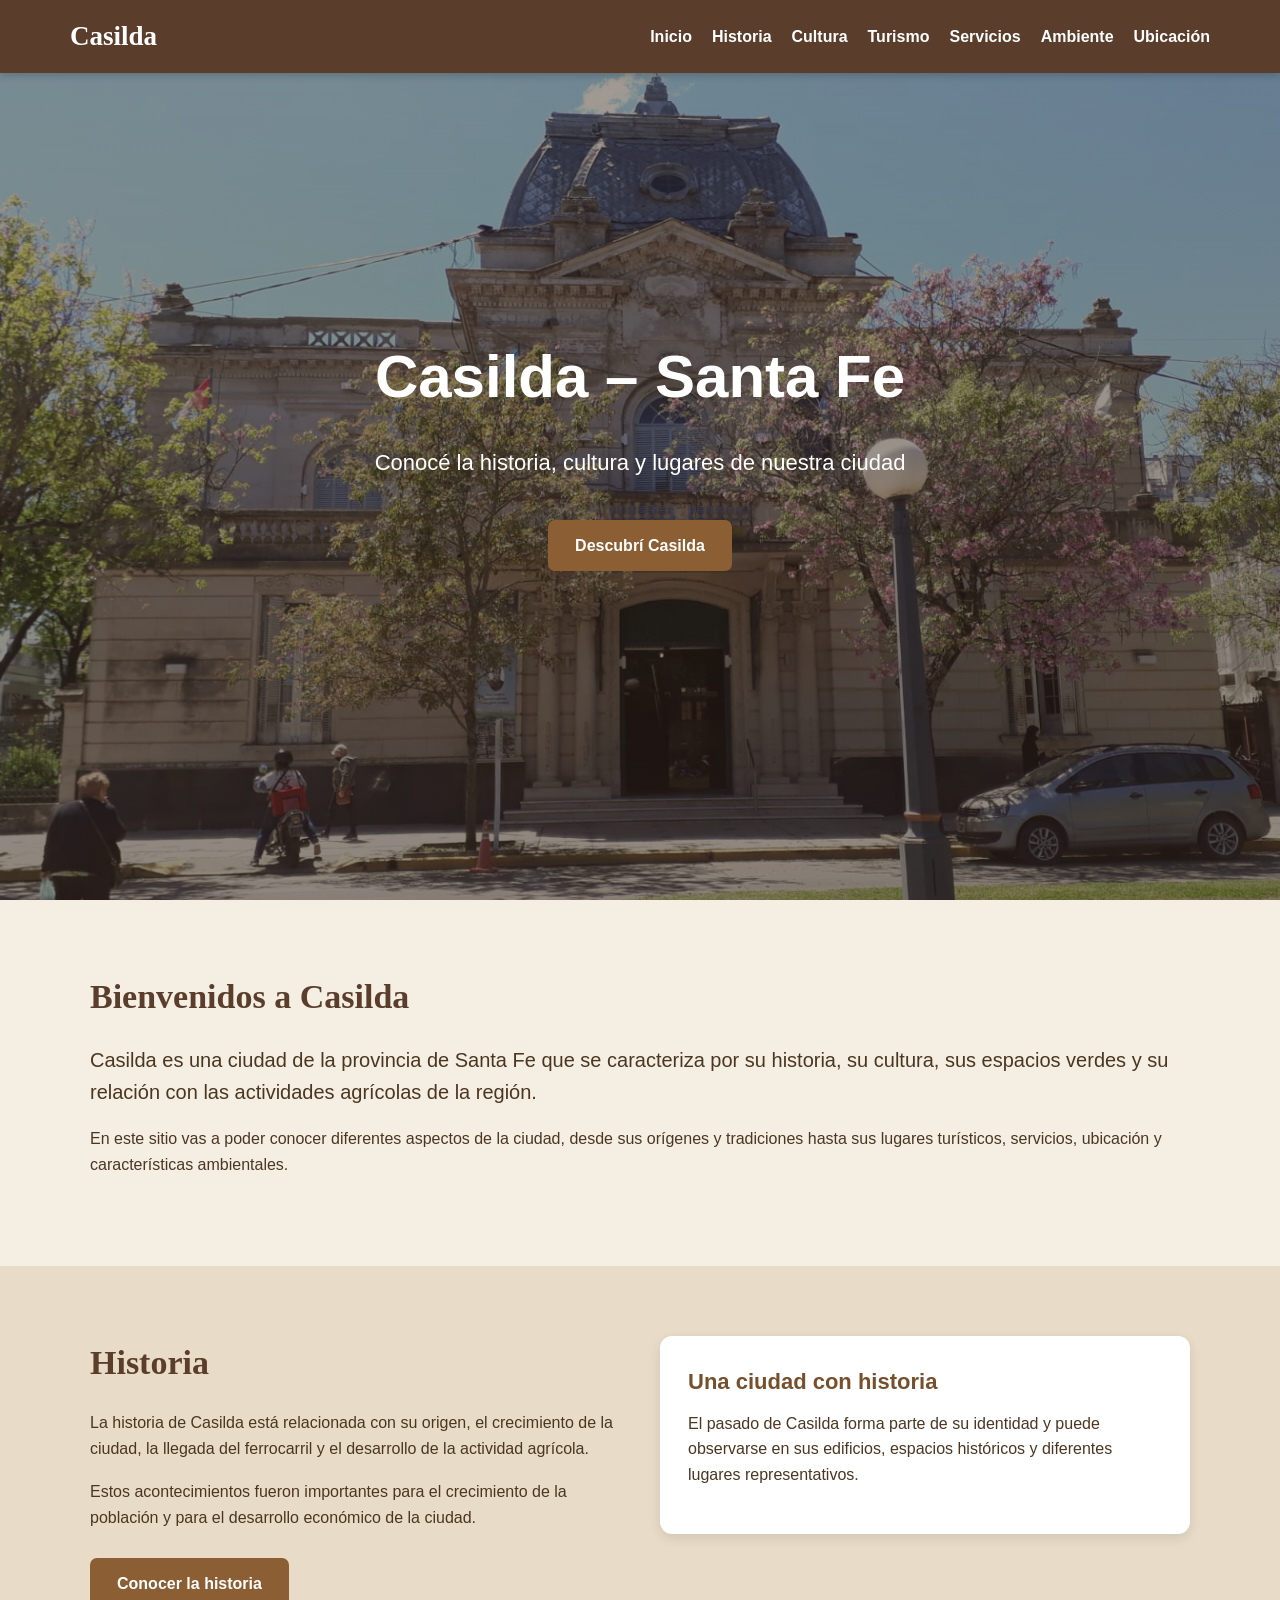
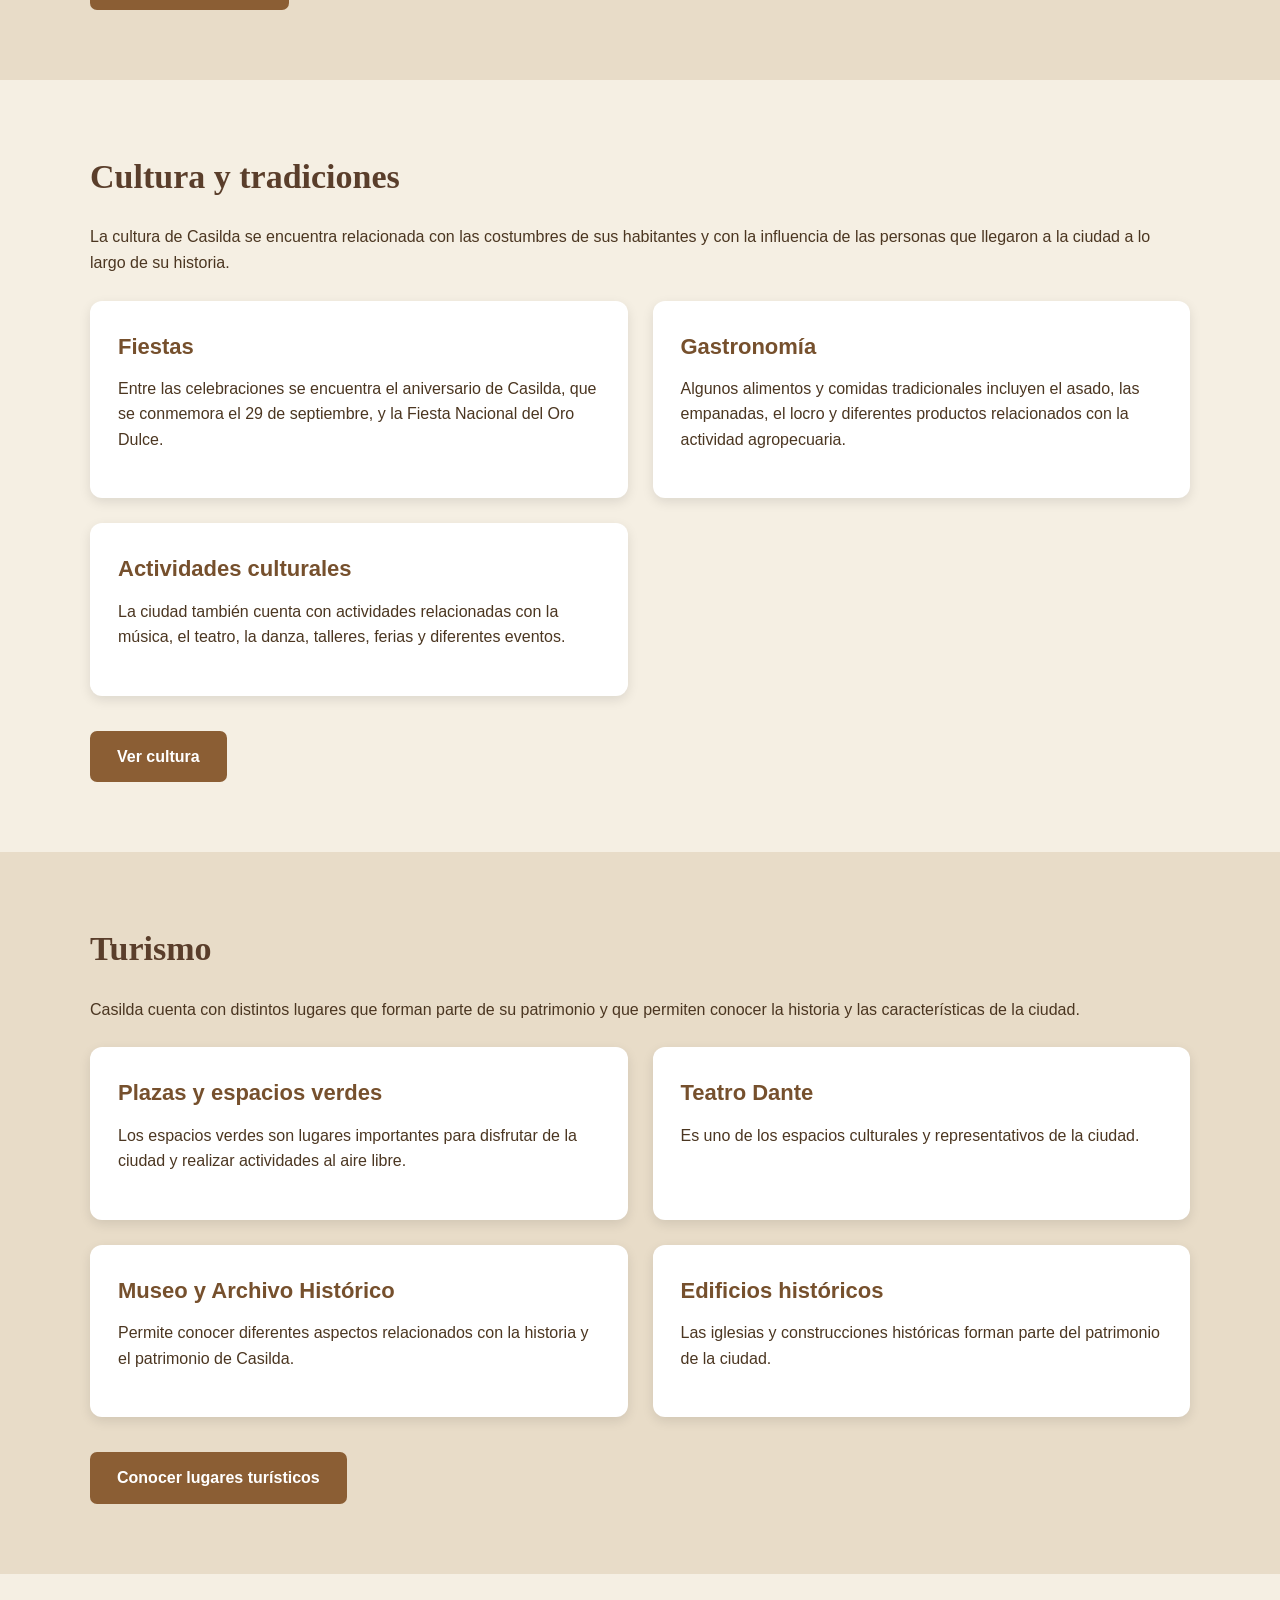
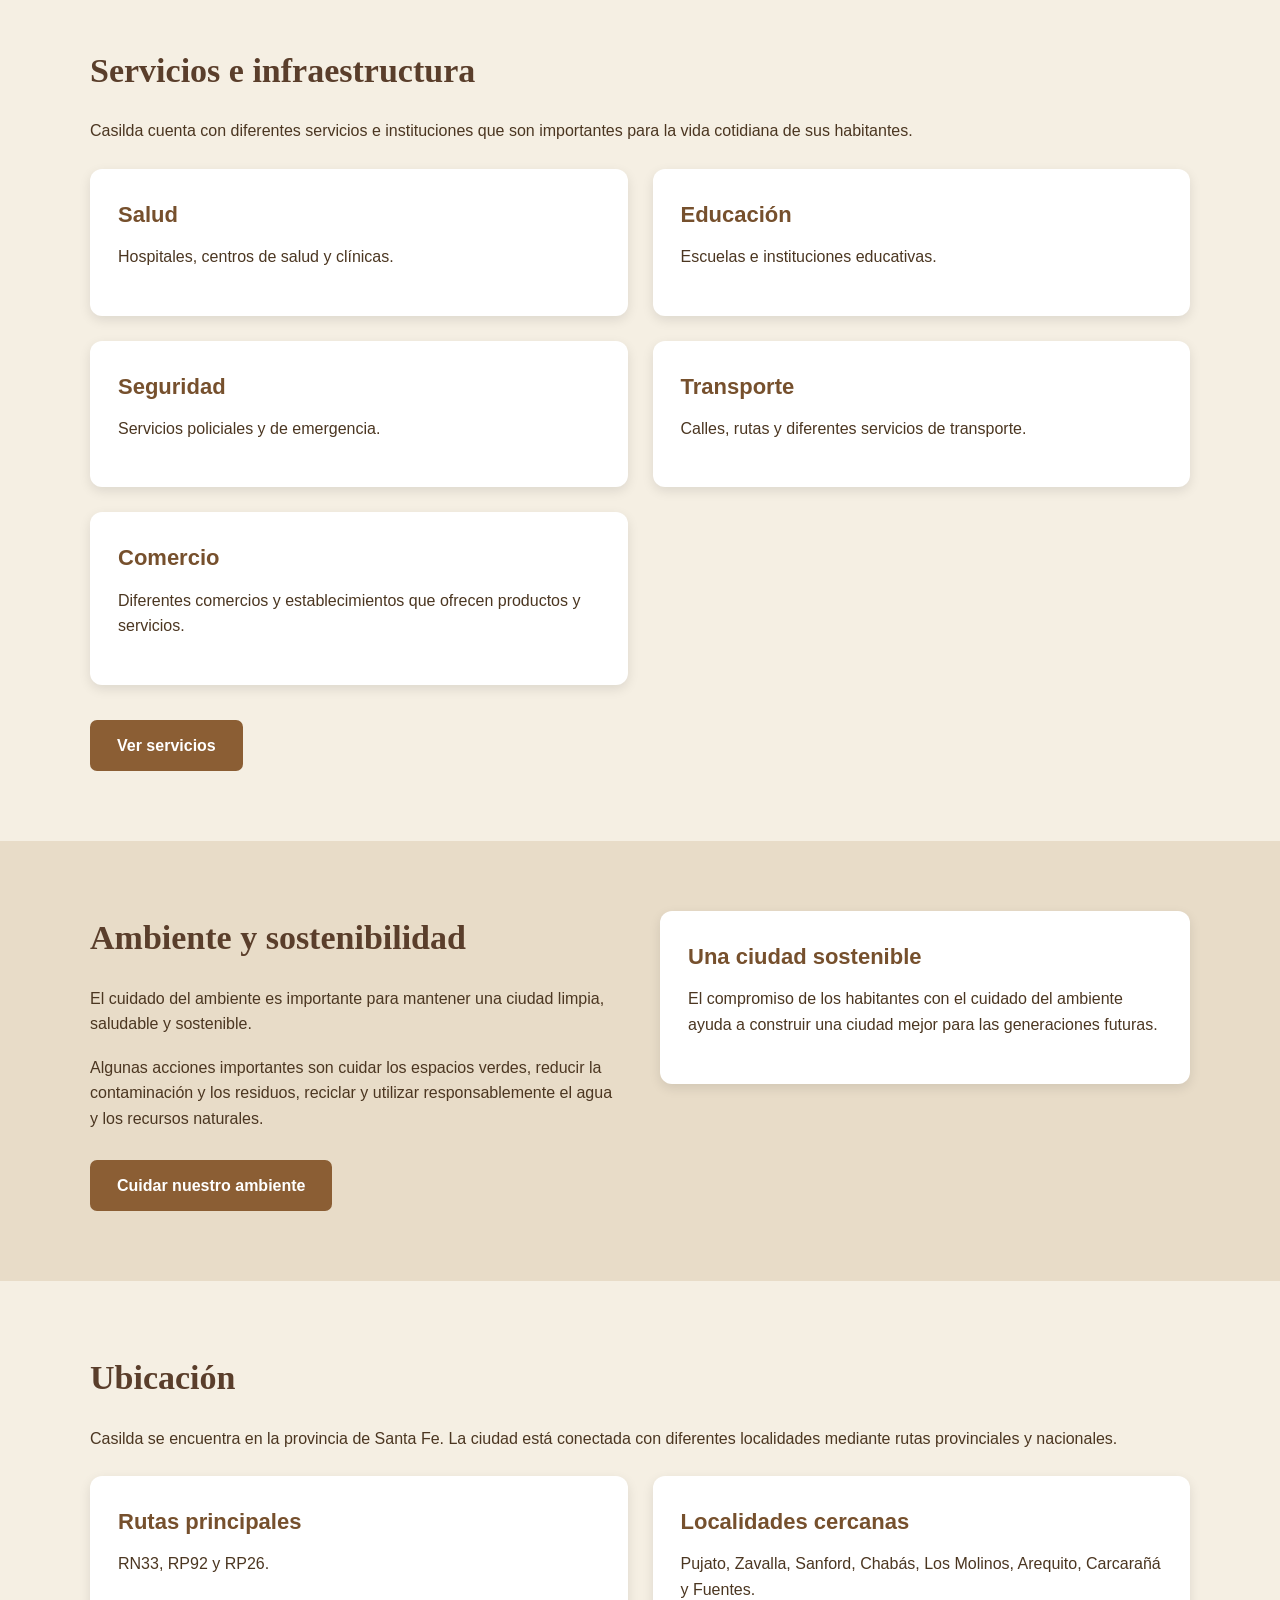
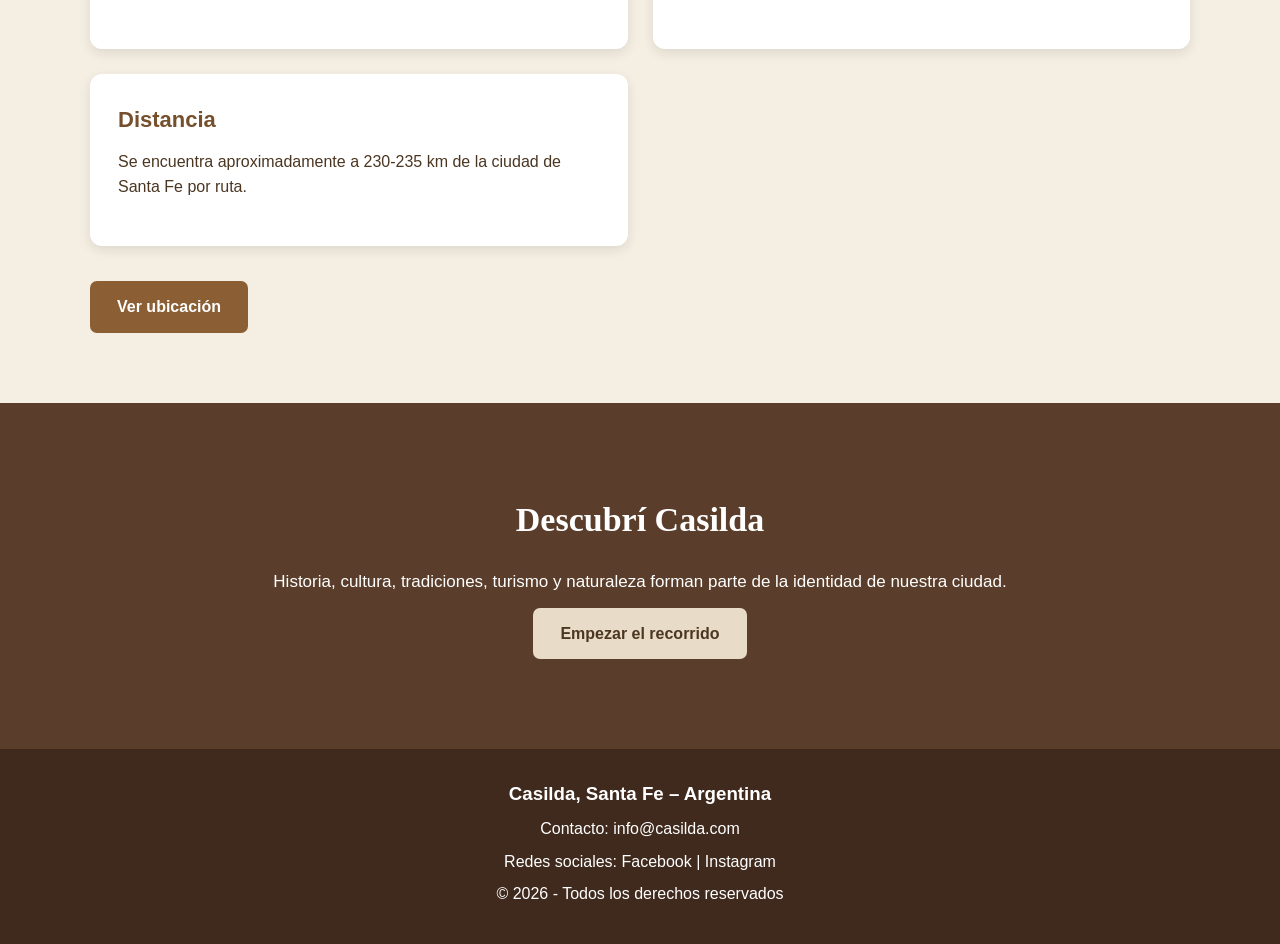
<file: Index.html>
<!DOCTYPE html>
<html lang="es">

<head>
    <meta charset="UTF-8">
    <meta name="viewport" content="width=device-width, initial-scale=1.0">

    <title>Casilda - Santa Fe</title>

    <link rel="stylesheet" href="style.css">
</head>

<body>

    <!-- MENÚ -->

    <header>

        <nav>

            <div class="logo">
                Casilda
            </div>

            <ul>
                <li><a href="index.html">Inicio</a></li>
                <li><a href="historia.html">Historia</a></li>
                <li><a href="cultura.html">Cultura</a></li>
                <li><a href="turismo.html">Turismo</a></li>
                <li><a href="servicios.html">Servicios</a></li>
                <li><a href="ambiente.html">Ambiente</a></li>
                <li><a href="ubicacion.html">Ubicación</a></li>
            </ul>

        </nav>

    </header>


    <!-- PORTADA -->

    <section class="portada">

        <div class="portada-contenido">

            <h1>Casilda – Santa Fe</h1>

            <p>
                Conocé la historia, cultura y lugares de nuestra ciudad
            </p>

            <a href="historia.html" class="boton">
                Descubrí Casilda
            </a>

        </div>

    </section>


    <!-- PRESENTACIÓN -->

    <section class="seccion">

        <div class="contenedor">

            <h2>Bienvenidos a Casilda</h2>

            <p class="introduccion">
                Casilda es una ciudad de la provincia de Santa Fe que se
                caracteriza por su historia, su cultura, sus espacios verdes
                y su relación con las actividades agrícolas de la región.
            </p>

            <p>
                En este sitio vas a poder conocer diferentes aspectos de la
                ciudad, desde sus orígenes y tradiciones hasta sus lugares
                turísticos, servicios, ubicación y características ambientales.
            </p>

        </div>

    </section>


    <!-- HISTORIA -->

    <section class="seccion beige">

        <div class="contenedor dos-columnas">

            <div>

                <h2>Historia</h2>

                <p>
                    La historia de Casilda está relacionada con su origen,
                    el crecimiento de la ciudad, la llegada del ferrocarril
                    y el desarrollo de la actividad agrícola.
                </p>

                <p>
                    Estos acontecimientos fueron importantes para el crecimiento
                    de la población y para el desarrollo económico de la ciudad.
                </p>

                <a href="historia.html" class="boton">
                    Conocer la historia
                </a>

            </div>

            <div class="tarjeta">

                <h3>Una ciudad con historia</h3>

                <p>
                    El pasado de Casilda forma parte de su identidad y puede
                    observarse en sus edificios, espacios históricos y
                    diferentes lugares representativos.
                </p>

            </div>

        </div>

    </section>


    <!-- CULTURA -->

    <section class="seccion">

        <div class="contenedor">

            <h2>Cultura y tradiciones</h2>

            <p>
                La cultura de Casilda se encuentra relacionada con las
                costumbres de sus habitantes y con la influencia de las
                personas que llegaron a la ciudad a lo largo de su historia.
            </p>

            <div class="tarjetas">

                <div class="tarjeta">

                    <h3>Fiestas</h3>

                    <p>
                        Entre las celebraciones se encuentra el aniversario
                        de Casilda, que se conmemora el 29 de septiembre,
                        y la Fiesta Nacional del Oro Dulce.
                    </p>

                </div>


                <div class="tarjeta">

                    <h3>Gastronomía</h3>

                    <p>
                        Algunos alimentos y comidas tradicionales incluyen
                        el asado, las empanadas, el locro y diferentes
                        productos relacionados con la actividad agropecuaria.
                    </p>

                </div>


                <div class="tarjeta">

                    <h3>Actividades culturales</h3>

                    <p>
                        La ciudad también cuenta con actividades relacionadas
                        con la música, el teatro, la danza, talleres,
                        ferias y diferentes eventos.
                    </p>

                </div>

            </div>

            <a href="cultura.html" class="boton">
                Ver cultura
            </a>

        </div>

    </section>


    <!-- TURISMO -->

    <section class="seccion beige">

        <div class="contenedor">

            <h2>Turismo</h2>

            <p>
                Casilda cuenta con distintos lugares que forman parte de
                su patrimonio y que permiten conocer la historia y las
                características de la ciudad.
            </p>

            <div class="tarjetas">

                <div class="tarjeta">

                    <h3>Plazas y espacios verdes</h3>

                    <p>
                        Los espacios verdes son lugares importantes para
                        disfrutar de la ciudad y realizar actividades
                        al aire libre.
                    </p>

                </div>


                <div class="tarjeta">

                    <h3>Teatro Dante</h3>

                    <p>
                        Es uno de los espacios culturales y representativos
                        de la ciudad.
                    </p>

                </div>


                <div class="tarjeta">

                    <h3>Museo y Archivo Histórico</h3>

                    <p>
                        Permite conocer diferentes aspectos relacionados
                        con la historia y el patrimonio de Casilda.
                    </p>

                </div>


                <div class="tarjeta">

                    <h3>Edificios históricos</h3>

                    <p>
                        Las iglesias y construcciones históricas forman
                        parte del patrimonio de la ciudad.
                    </p>

                </div>

            </div>

            <a href="turismo.html" class="boton">
                Conocer lugares turísticos
            </a>

        </div>

    </section>


    <!-- SERVICIOS -->

    <section class="seccion">

        <div class="contenedor">

            <h2>Servicios e infraestructura</h2>

            <p>
                Casilda cuenta con diferentes servicios e instituciones
                que son importantes para la vida cotidiana de sus habitantes.
            </p>

            <div class="tarjetas">

                <div class="tarjeta">

                    <h3>Salud</h3>

                    <p>
                        Hospitales, centros de salud y clínicas.
                    </p>

                </div>


                <div class="tarjeta">

                    <h3>Educación</h3>

                    <p>
                        Escuelas e instituciones educativas.
                    </p>

                </div>


                <div class="tarjeta">

                    <h3>Seguridad</h3>

                    <p>
                        Servicios policiales y de emergencia.
                    </p>

                </div>


                <div class="tarjeta">

                    <h3>Transporte</h3>

                    <p>
                        Calles, rutas y diferentes servicios
                        de transporte.
                    </p>

                </div>


                <div class="tarjeta">

                    <h3>Comercio</h3>

                    <p>
                        Diferentes comercios y establecimientos
                        que ofrecen productos y servicios.
                    </p>

                </div>

            </div>

            <a href="servicios.html" class="boton">
                Ver servicios
            </a>

        </div>

    </section>


    <!-- AMBIENTE -->

    <section class="seccion beige">

        <div class="contenedor dos-columnas">

            <div>

                <h2>Ambiente y sostenibilidad</h2>

                <p>
                    El cuidado del ambiente es importante para mantener
                    una ciudad limpia, saludable y sostenible.
                </p>

                <p>
                    Algunas acciones importantes son cuidar los espacios
                    verdes, reducir la contaminación y los residuos,
                    reciclar y utilizar responsablemente el agua y
                    los recursos naturales.
                </p>

                <a href="ambiente.html" class="boton">
                    Cuidar nuestro ambiente
                </a>

            </div>

            <div class="tarjeta">

                <h3>Una ciudad sostenible</h3>

                <p>
                    El compromiso de los habitantes con el cuidado del
                    ambiente ayuda a construir una ciudad mejor para
                    las generaciones futuras.
                </p>

            </div>

        </div>

    </section>


    <!-- UBICACIÓN -->

    <section class="seccion">

        <div class="contenedor">

            <h2>Ubicación</h2>

            <p>
                Casilda se encuentra en la provincia de Santa Fe.
                La ciudad está conectada con diferentes localidades
                mediante rutas provinciales y nacionales.
            </p>

            <div class="tarjetas">

                <div class="tarjeta">

                    <h3>Rutas principales</h3>

                    <p>
                        RN33, RP92 y RP26.
                    </p>

                </div>


                <div class="tarjeta">

                    <h3>Localidades cercanas</h3>

                    <p>
                        Pujato, Zavalla, Sanford, Chabás,
                        Los Molinos, Arequito, Carcarañá y Fuentes.
                    </p>

                </div>


                <div class="tarjeta">

                    <h3>Distancia</h3>

                    <p>
                        Se encuentra aproximadamente a 230-235 km
                        de la ciudad de Santa Fe por ruta.
                    </p>

                </div>

            </div>

            <a href="ubicacion.html" class="boton">
                Ver ubicación
            </a>

        </div>

    </section>


    <!-- CIERRE -->

    <section class="cierre">

        <div class="contenedor">

            <h2>Descubrí Casilda</h2>

            <p>
                Historia, cultura, tradiciones, turismo y naturaleza
                forman parte de la identidad de nuestra ciudad.
            </p>

            <a href="historia.html" class="boton boton-claro">
                Empezar el recorrido
            </a>

        </div>

    </section>


    <!-- FOOTER -->

    <footer>

        <h3>Casilda, Santa Fe – Argentina</h3>

        <p>
            Contacto: info@casilda.com
        </p>

        <p>
            Redes sociales: Facebook | Instagram
        </p>

        <p>
            © 2026 - Todos los derechos reservados
        </p>

    </footer>

</body>

</html>
</file>
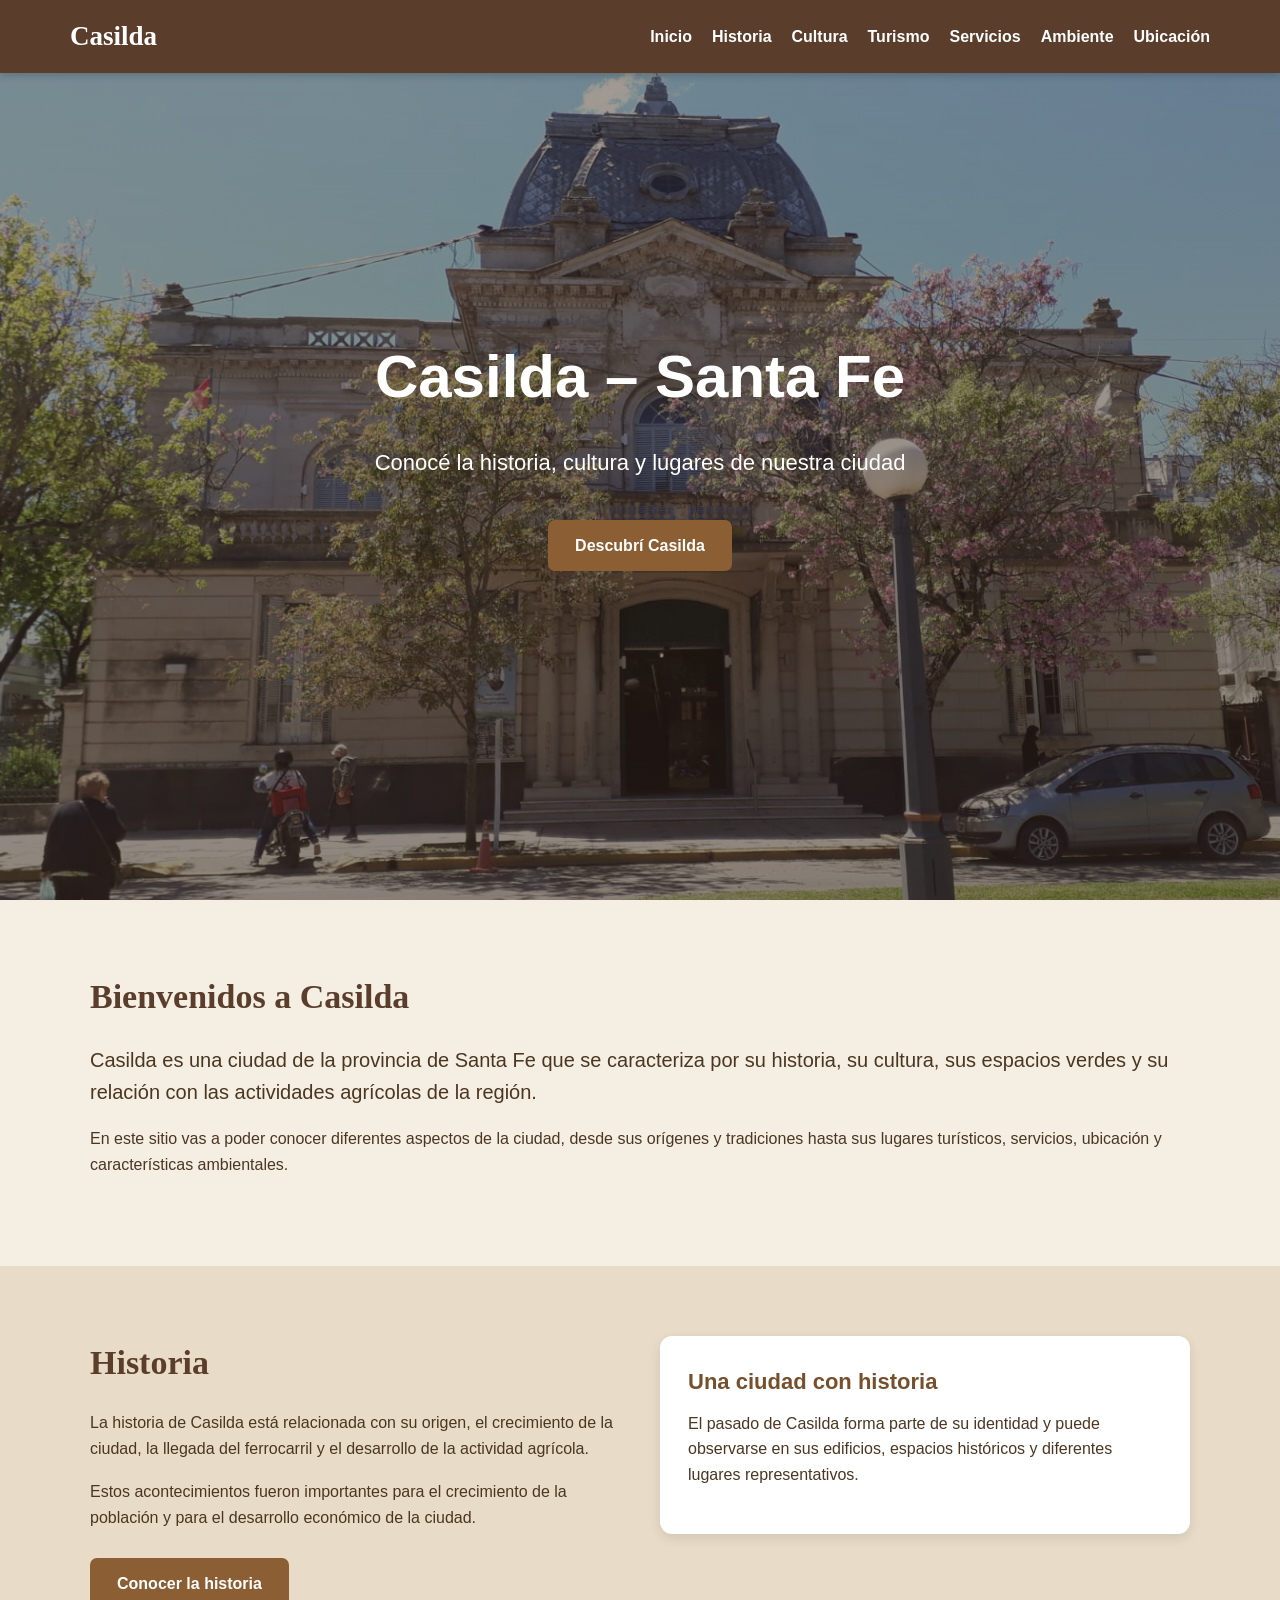
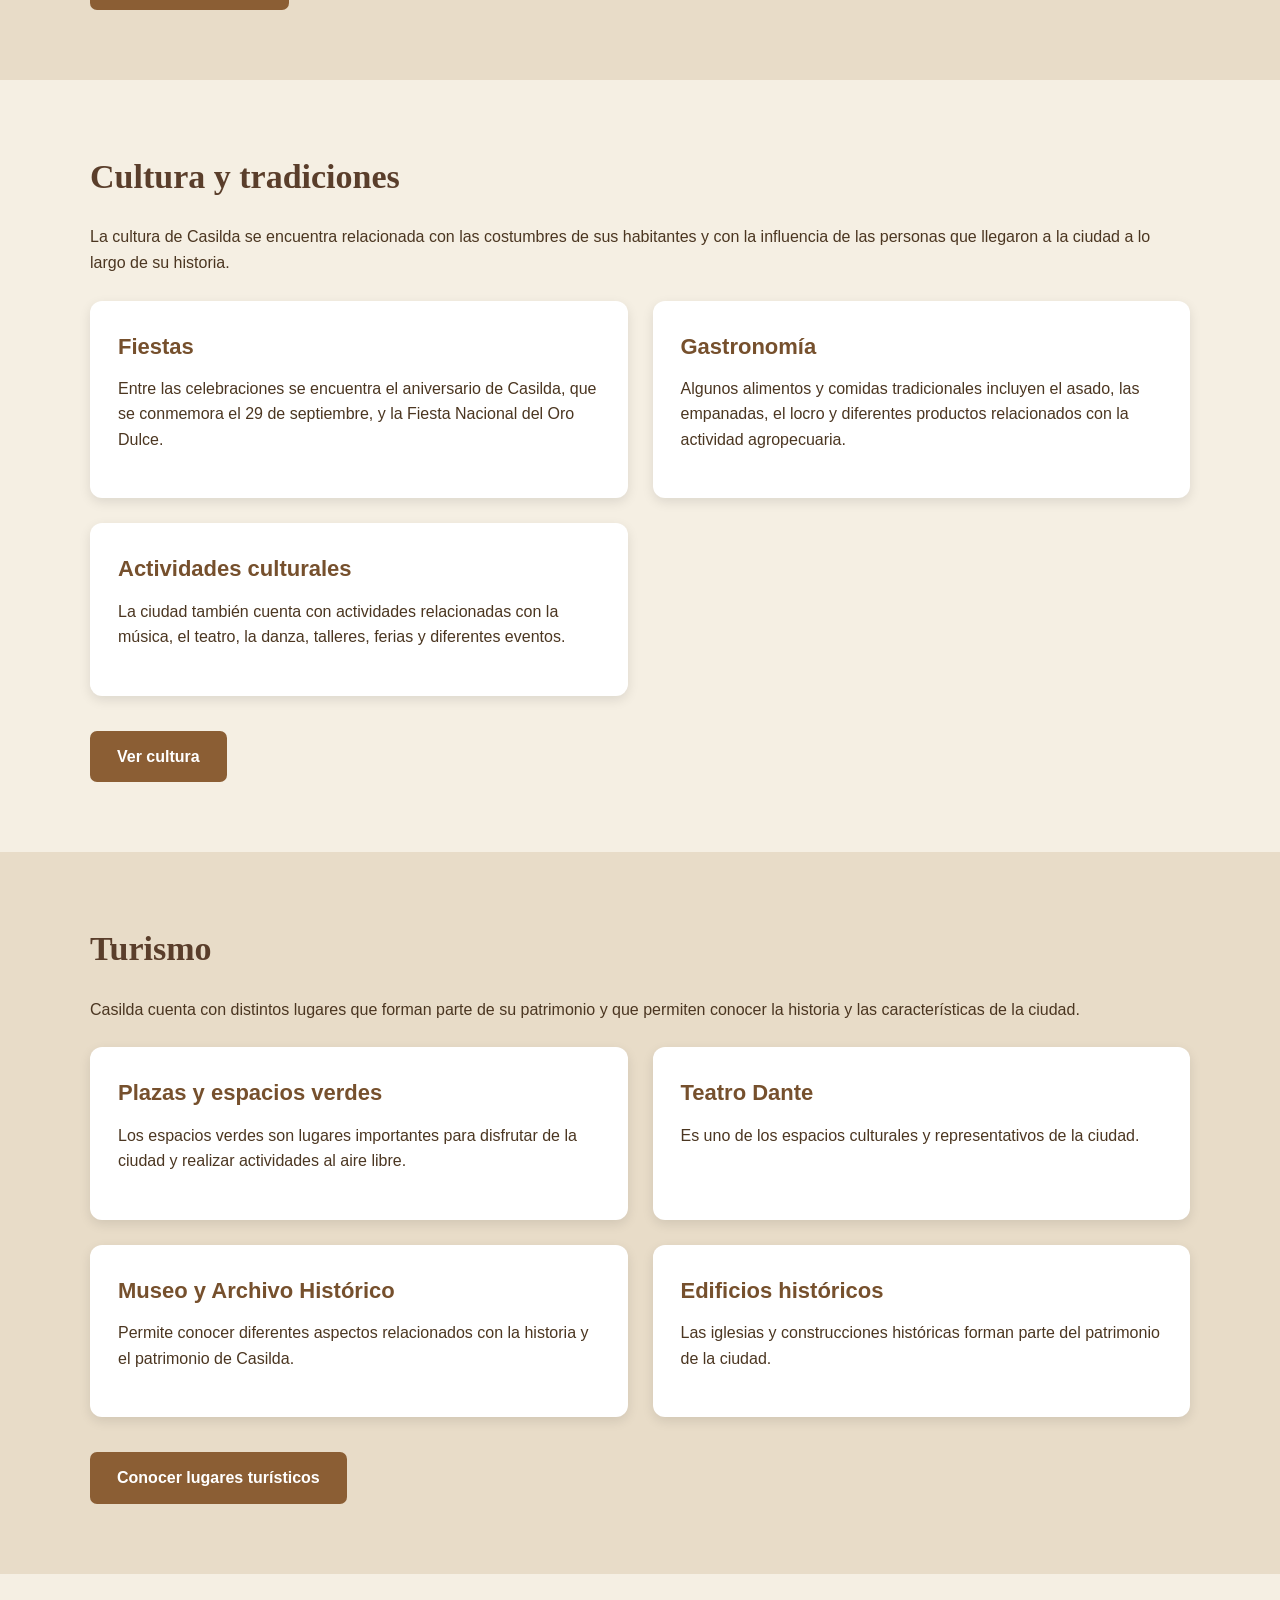
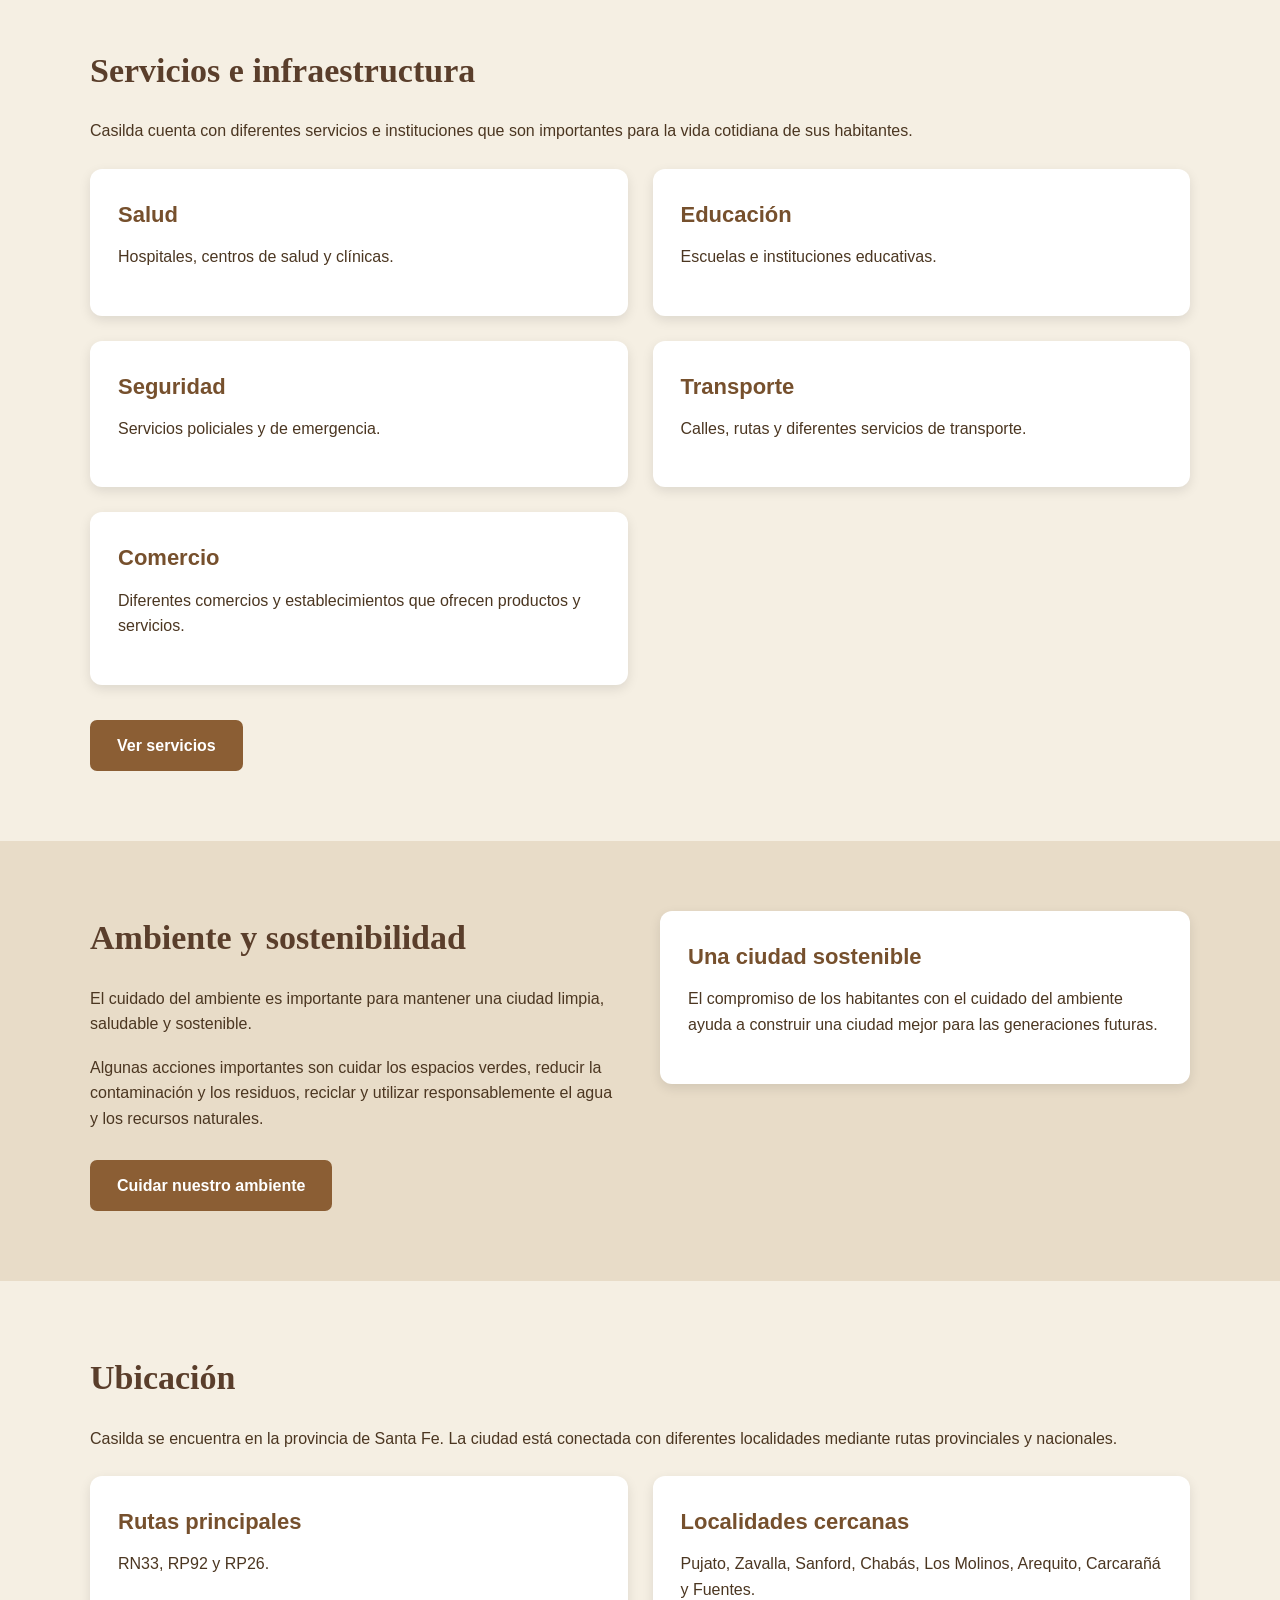
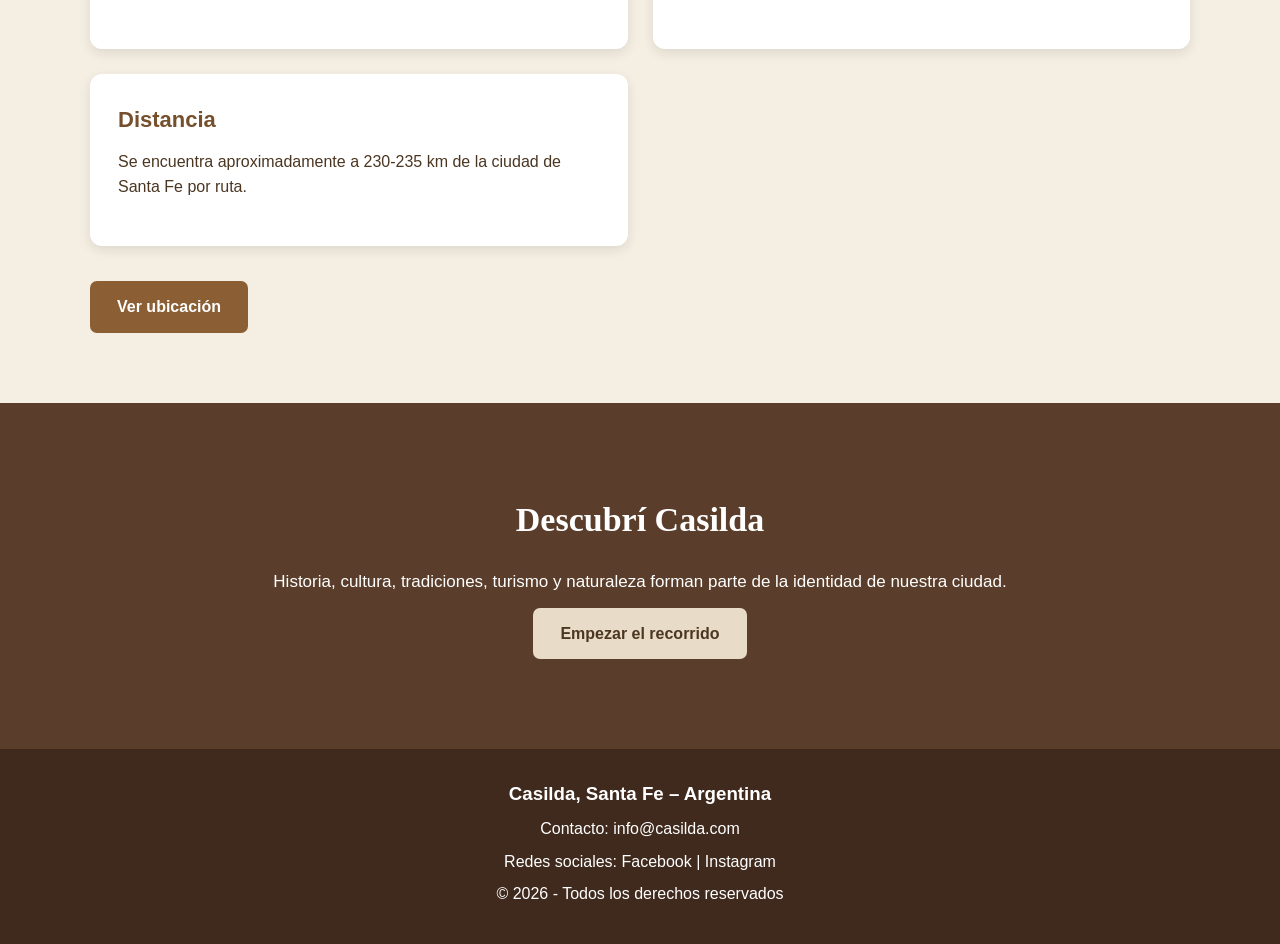
<file: index.html>
<!DOCTYPE html>
<html lang="es">

<head>
    <meta charset="UTF-8">
    <meta name="viewport" content="width=device-width, initial-scale=1.0">

    <title>Casilda - Santa Fe</title>

    <link rel="stylesheet" href="style.css">
</head>

<body>

    <!-- MENÚ -->

    <header>

        <nav>

            <div class="logo">
                Casilda
            </div>

            <ul>
                <li><a href="index.html">Inicio</a></li>
                <li><a href="historia.html">Historia</a></li>
                <li><a href="cultura.html">Cultura</a></li>
                <li><a href="turismo.html">Turismo</a></li>
                <li><a href="servicios.html">Servicios</a></li>
                <li><a href="ambiente.html">Ambiente</a></li>
                <li><a href="ubicacion.html">Ubicación</a></li>
            </ul>

        </nav>

    </header>


    <!-- PORTADA -->

    <section class="portada">

        <div class="portada-contenido">

            <h1>Casilda – Santa Fe</h1>

            <p>
                Conocé la historia, cultura y lugares de nuestra ciudad
            </p>

            <a href="historia.html" class="boton">
                Descubrí Casilda
            </a>

        </div>

    </section>


    <!-- PRESENTACIÓN -->

    <section class="seccion">

        <div class="contenedor">

            <h2>Bienvenidos a Casilda</h2>

            <p class="introduccion">
                Casilda es una ciudad de la provincia de Santa Fe que se
                caracteriza por su historia, su cultura, sus espacios verdes
                y su relación con las actividades agrícolas de la región.
            </p>

            <p>
                En este sitio vas a poder conocer diferentes aspectos de la
                ciudad, desde sus orígenes y tradiciones hasta sus lugares
                turísticos, servicios, ubicación y características ambientales.
            </p>

        </div>

    </section>


    <!-- HISTORIA -->

    <section class="seccion beige">

        <div class="contenedor dos-columnas">

            <div>

                <h2>Historia</h2>

                <p>
                    La historia de Casilda está relacionada con su origen,
                    el crecimiento de la ciudad, la llegada del ferrocarril
                    y el desarrollo de la actividad agrícola.
                </p>

                <p>
                    Estos acontecimientos fueron importantes para el crecimiento
                    de la población y para el desarrollo económico de la ciudad.
                </p>

                <a href="historia.html" class="boton">
                    Conocer la historia
                </a>

            </div>

            <div class="tarjeta">

                <h3>Una ciudad con historia</h3>

                <p>
                    El pasado de Casilda forma parte de su identidad y puede
                    observarse en sus edificios, espacios históricos y
                    diferentes lugares representativos.
                </p>

            </div>

        </div>

    </section>


    <!-- CULTURA -->

    <section class="seccion">

        <div class="contenedor">

            <h2>Cultura y tradiciones</h2>

            <p>
                La cultura de Casilda se encuentra relacionada con las
                costumbres de sus habitantes y con la influencia de las
                personas que llegaron a la ciudad a lo largo de su historia.
            </p>

            <div class="tarjetas">

                <div class="tarjeta">

                    <h3>Fiestas</h3>

                    <p>
                        Entre las celebraciones se encuentra el aniversario
                        de Casilda, que se conmemora el 29 de septiembre,
                        y la Fiesta Nacional del Oro Dulce.
                    </p>

                </div>


                <div class="tarjeta">

                    <h3>Gastronomía</h3>

                    <p>
                        Algunos alimentos y comidas tradicionales incluyen
                        el asado, las empanadas, el locro y diferentes
                        productos relacionados con la actividad agropecuaria.
                    </p>

                </div>


                <div class="tarjeta">

                    <h3>Actividades culturales</h3>

                    <p>
                        La ciudad también cuenta con actividades relacionadas
                        con la música, el teatro, la danza, talleres,
                        ferias y diferentes eventos.
                    </p>

                </div>

            </div>

            <a href="cultura.html" class="boton">
                Ver cultura
            </a>

        </div>

    </section>


    <!-- TURISMO -->

    <section class="seccion beige">

        <div class="contenedor">

            <h2>Turismo</h2>

            <p>
                Casilda cuenta con distintos lugares que forman parte de
                su patrimonio y que permiten conocer la historia y las
                características de la ciudad.
            </p>

            <div class="tarjetas">

                <div class="tarjeta">

                    <h3>Plazas y espacios verdes</h3>

                    <p>
                        Los espacios verdes son lugares importantes para
                        disfrutar de la ciudad y realizar actividades
                        al aire libre.
                    </p>

                </div>


                <div class="tarjeta">

                    <h3>Teatro Dante</h3>

                    <p>
                        Es uno de los espacios culturales y representativos
                        de la ciudad.
                    </p>

                </div>


                <div class="tarjeta">

                    <h3>Museo y Archivo Histórico</h3>

                    <p>
                        Permite conocer diferentes aspectos relacionados
                        con la historia y el patrimonio de Casilda.
                    </p>

                </div>


                <div class="tarjeta">

                    <h3>Edificios históricos</h3>

                    <p>
                        Las iglesias y construcciones históricas forman
                        parte del patrimonio de la ciudad.
                    </p>

                </div>

            </div>

            <a href="turismo.html" class="boton">
                Conocer lugares turísticos
            </a>

        </div>

    </section>


    <!-- SERVICIOS -->

    <section class="seccion">

        <div class="contenedor">

            <h2>Servicios e infraestructura</h2>

            <p>
                Casilda cuenta con diferentes servicios e instituciones
                que son importantes para la vida cotidiana de sus habitantes.
            </p>

            <div class="tarjetas">

                <div class="tarjeta">

                    <h3>Salud</h3>

                    <p>
                        Hospitales, centros de salud y clínicas.
                    </p>

                </div>


                <div class="tarjeta">

                    <h3>Educación</h3>

                    <p>
                        Escuelas e instituciones educativas.
                    </p>

                </div>


                <div class="tarjeta">

                    <h3>Seguridad</h3>

                    <p>
                        Servicios policiales y de emergencia.
                    </p>

                </div>


                <div class="tarjeta">

                    <h3>Transporte</h3>

                    <p>
                        Calles, rutas y diferentes servicios
                        de transporte.
                    </p>

                </div>


                <div class="tarjeta">

                    <h3>Comercio</h3>

                    <p>
                        Diferentes comercios y establecimientos
                        que ofrecen productos y servicios.
                    </p>

                </div>

            </div>

            <a href="servicios.html" class="boton">
                Ver servicios
            </a>

        </div>

    </section>


    <!-- AMBIENTE -->

    <section class="seccion beige">

        <div class="contenedor dos-columnas">

            <div>

                <h2>Ambiente y sostenibilidad</h2>

                <p>
                    El cuidado del ambiente es importante para mantener
                    una ciudad limpia, saludable y sostenible.
                </p>

                <p>
                    Algunas acciones importantes son cuidar los espacios
                    verdes, reducir la contaminación y los residuos,
                    reciclar y utilizar responsablemente el agua y
                    los recursos naturales.
                </p>

                <a href="ambiente.html" class="boton">
                    Cuidar nuestro ambiente
                </a>

            </div>

            <div class="tarjeta">

                <h3>Una ciudad sostenible</h3>

                <p>
                    El compromiso de los habitantes con el cuidado del
                    ambiente ayuda a construir una ciudad mejor para
                    las generaciones futuras.
                </p>

            </div>

        </div>

    </section>


    <!-- UBICACIÓN -->

    <section class="seccion">

        <div class="contenedor">

            <h2>Ubicación</h2>

            <p>
                Casilda se encuentra en la provincia de Santa Fe.
                La ciudad está conectada con diferentes localidades
                mediante rutas provinciales y nacionales.
            </p>

            <div class="tarjetas">

                <div class="tarjeta">

                    <h3>Rutas principales</h3>

                    <p>
                        RN33, RP92 y RP26.
                    </p>

                </div>


                <div class="tarjeta">

                    <h3>Localidades cercanas</h3>

                    <p>
                        Pujato, Zavalla, Sanford, Chabás,
                        Los Molinos, Arequito, Carcarañá y Fuentes.
                    </p>

                </div>


                <div class="tarjeta">

                    <h3>Distancia</h3>

                    <p>
                        Se encuentra aproximadamente a 230-235 km
                        de la ciudad de Santa Fe por ruta.
                    </p>

                </div>

            </div>

            <a href="ubicacion.html" class="boton">
                Ver ubicación
            </a>

        </div>

    </section>


    <!-- CIERRE -->

    <section class="cierre">

        <div class="contenedor">

            <h2>Descubrí Casilda</h2>

            <p>
                Historia, cultura, tradiciones, turismo y naturaleza
                forman parte de la identidad de nuestra ciudad.
            </p>

            <a href="historia.html" class="boton boton-claro">
                Empezar el recorrido
            </a>

        </div>

    </section>


    <!-- FOOTER -->

    <footer>

        <h3>Casilda, Santa Fe – Argentina</h3>

        <p>
            Contacto: info@casilda.com
        </p>

        <p>
            Redes sociales: Facebook | Instagram
        </p>

        <p>
            © 2026 - Todos los derechos reservados
        </p>

    </footer>

</body>

</html>
</file>
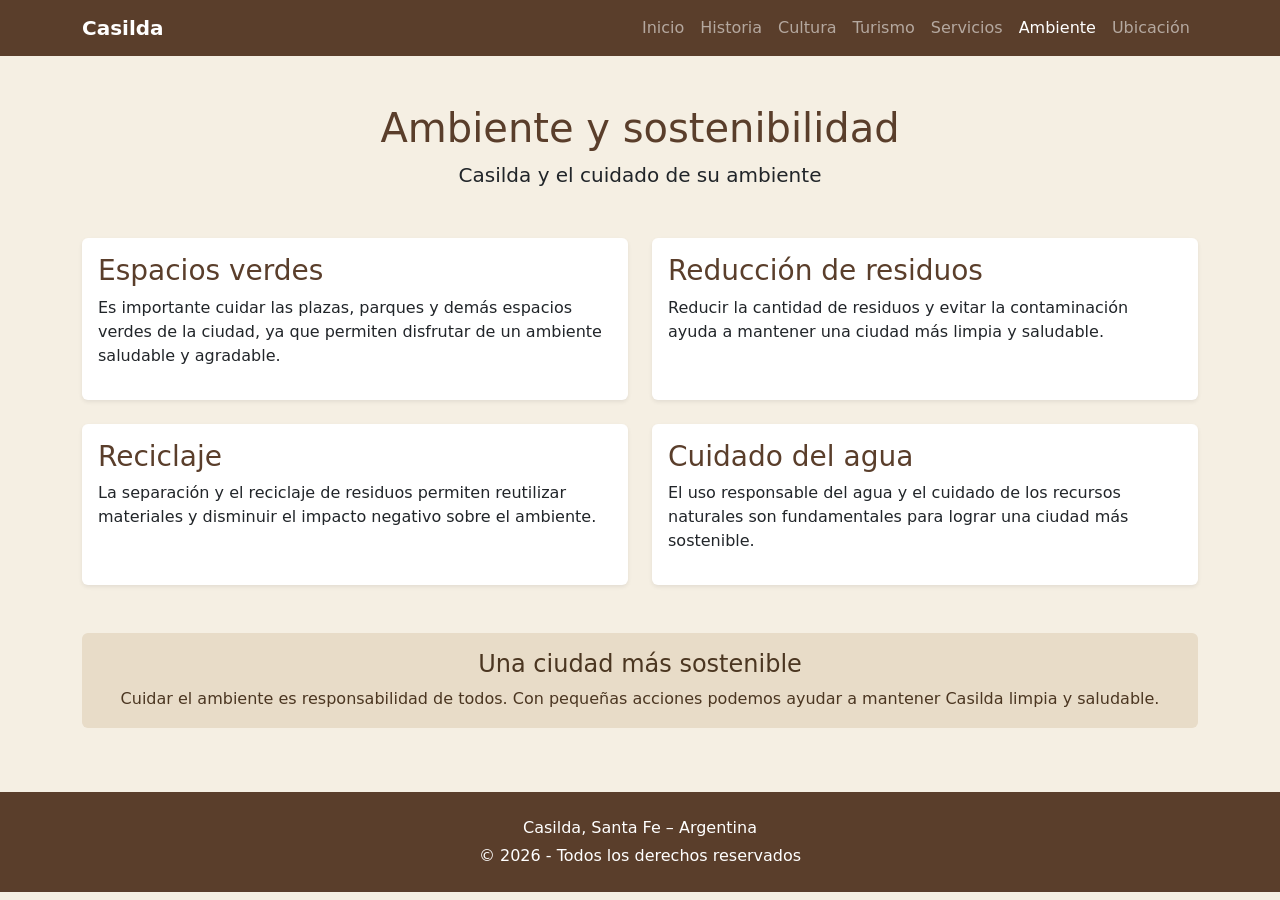
<file: ambiente.html>
<!DOCTYPE html>
<html lang="es">
<head>
    <meta charset="UTF-8">
    <meta name="viewport" content="width=device-width, initial-scale=1.0">
    <title>Ambiente - Casilda</title>

    <!-- Bootstrap -->
    <link href="https://cdn.jsdelivr.net/npm/bootstrap@5.3.3/dist/css/bootstrap.min.css" rel="stylesheet">
</head>

<body style="background-color: #f5efe3;">

    <!-- NAVBAR -->
    <nav class="navbar navbar-expand-lg navbar-dark" style="background-color: #5a3e2b;">
        <div class="container">
            <a class="navbar-brand fw-bold" href="index.html">Casilda</a>

            <button class="navbar-toggler" type="button" data-bs-toggle="collapse"
                data-bs-target="#menu">
                <span class="navbar-toggler-icon"></span>
            </button>

            <div class="collapse navbar-collapse" id="menu">
                <ul class="navbar-nav ms-auto">
                    <li class="nav-item">
                        <a class="nav-link" href="index.html">Inicio</a>
                    </li>
                    <li class="nav-item">
                        <a class="nav-link" href="historia.html">Historia</a>
                    </li>
                    <li class="nav-item">
                        <a class="nav-link" href="cultura.html">Cultura</a>
                    </li>
                    <li class="nav-item">
                        <a class="nav-link" href="turismo.html">Turismo</a>
                    </li>
                    <li class="nav-item">
                        <a class="nav-link" href="servicios.html">Servicios</a>
                    </li>
                    <li class="nav-item">
                        <a class="nav-link active" href="ambiente.html">Ambiente</a>
                    </li>
                    <li class="nav-item">
                        <a class="nav-link" href="ubicacion.html">Ubicación</a>
                    </li>
                </ul>
            </div>
        </div>
    </nav>

    <!-- CONTENIDO -->
    <main class="container py-5">

        <div class="text-center mb-5">
            <h1 style="color: #5a3e2b;">Ambiente y sostenibilidad</h1>
            <p class="lead">
                Casilda y el cuidado de su ambiente
            </p>
        </div>

        <div class="row g-4">

            <!-- Espacios verdes -->
            <div class="col-md-6">
                <div class="card h-100 border-0 shadow-sm">
                    <div class="card-body">
                        <h3 style="color: #5a3e2b;">Espacios verdes</h3>
                        <p>
                            Es importante cuidar las plazas, parques y demás
                            espacios verdes de la ciudad, ya que permiten
                            disfrutar de un ambiente saludable y agradable.
                        </p>
                    </div>
                </div>
            </div>

            <!-- Residuos -->
            <div class="col-md-6">
                <div class="card h-100 border-0 shadow-sm">
                    <div class="card-body">
                        <h3 style="color: #5a3e2b;">Reducción de residuos</h3>
                        <p>
                            Reducir la cantidad de residuos y evitar la
                            contaminación ayuda a mantener una ciudad más
                            limpia y saludable.
                        </p>
                    </div>
                </div>
            </div>

            <!-- Reciclaje -->
            <div class="col-md-6">
                <div class="card h-100 border-0 shadow-sm">
                    <div class="card-body">
                        <h3 style="color: #5a3e2b;">Reciclaje</h3>
                        <p>
                            La separación y el reciclaje de residuos permiten
                            reutilizar materiales y disminuir el impacto
                            negativo sobre el ambiente.
                        </p>
                    </div>
                </div>
            </div>

            <!-- Agua -->
            <div class="col-md-6">
                <div class="card h-100 border-0 shadow-sm">
                    <div class="card-body">
                        <h3 style="color: #5a3e2b;">Cuidado del agua</h3>
                        <p>
                            El uso responsable del agua y el cuidado de los
                            recursos naturales son fundamentales para lograr
                            una ciudad más sostenible.
                        </p>
                    </div>
                </div>
            </div>

        </div>

        <!-- MENSAJE -->
        <div class="alert mt-5 text-center"
             style="background-color: #e8dcc8; color: #4b3621;">
            <h4>Una ciudad más sostenible</h4>
            <p class="mb-0">
                Cuidar el ambiente es responsabilidad de todos. Con pequeñas
                acciones podemos ayudar a mantener Casilda limpia y saludable.
            </p>
        </div>

    </main>

    <!-- FOOTER -->
    <footer class="text-white text-center py-4"
            style="background-color: #5a3e2b;">
        <p class="mb-1">Casilda, Santa Fe – Argentina</p>
        <p class="mb-0">
            © 2026 - Todos los derechos reservados
        </p>
    </footer>

    <!-- Bootstrap JS -->
    <script src="https://cdn.jsdelivr.net/npm/bootstrap@5.3.3/dist/js/bootstrap.bundle.min.js"></script>

</body>
</html>
</file>
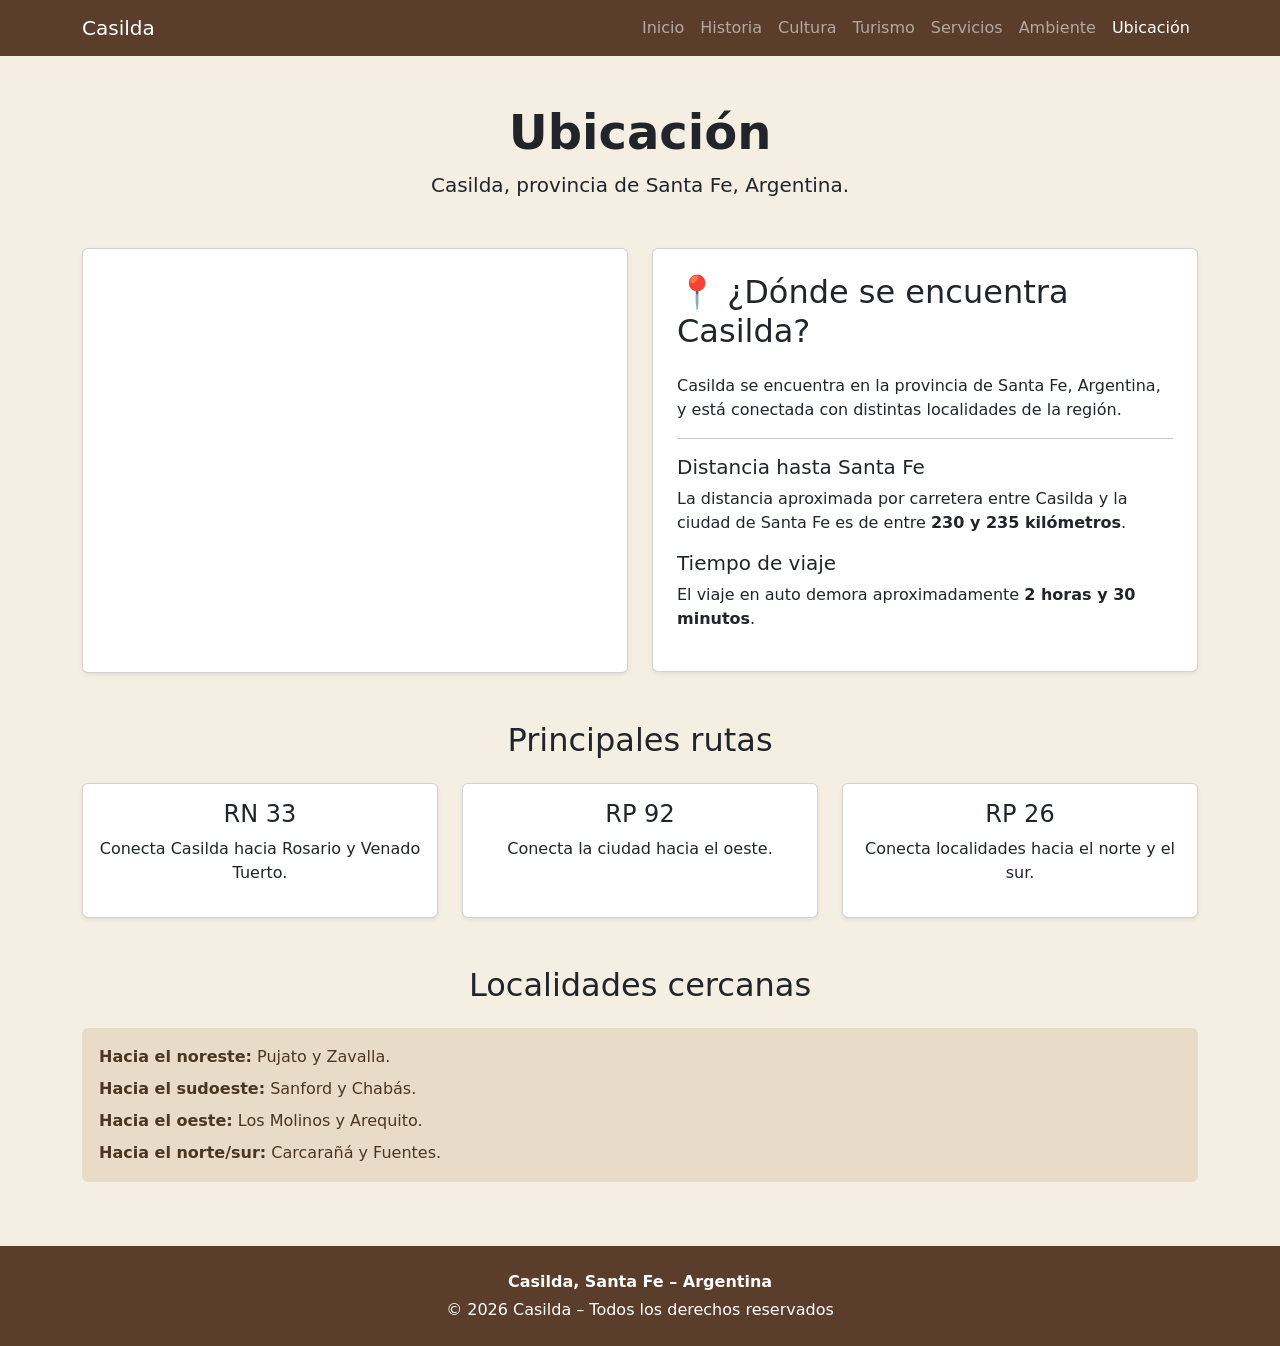
<file: ubicacion.html>
<!DOCTYPE html>
<html lang="es">

<head>
    <meta charset="UTF-8">
    <meta name="viewport" content="width=device-width, initial-scale=1.0">

    <title>Ubicación - Casilda</title>

    <link
        href="https://cdn.jsdelivr.net/npm/bootstrap@5.3.3/dist/css/bootstrap.min.css"
        rel="stylesheet"
    >
</head>

<body style="background-color: #f5efe3;">

    <!-- MENÚ -->
    <nav class="navbar navbar-expand-lg navbar-dark" style="background-color: #5a3e2b;">
        <div class="container">

            <a class="navbar-brand" href="index.html">
                Casilda
            </a>

            <button
                class="navbar-toggler"
                type="button"
                data-bs-toggle="collapse"
                data-bs-target="#menu"
            >
                <span class="navbar-toggler-icon"></span>
            </button>

            <div class="collapse navbar-collapse" id="menu">

                <ul class="navbar-nav ms-auto">

                    <li class="nav-item">
                        <a class="nav-link" href="index.html">Inicio</a>
                    </li>

                    <li class="nav-item">
                        <a class="nav-link" href="historia.html">Historia</a>
                    </li>

                    <li class="nav-item">
                        <a class="nav-link" href="cultura.html">Cultura</a>
                    </li>

                    <li class="nav-item">
                        <a class="nav-link" href="turismo.html">Turismo</a>
                    </li>

                    <li class="nav-item">
                        <a class="nav-link" href="servicios.html">Servicios</a>
                    </li>

                    <li class="nav-item">
                        <a class="nav-link" href="ambiente.html">Ambiente</a>
                    </li>

                    <li class="nav-item">
                        <a class="nav-link active" href="ubicacion.html">Ubicación</a>
                    </li>

                </ul>

            </div>
        </div>
    </nav>


    <!-- CONTENIDO -->
    <main class="container py-5">

        <div class="text-center mb-5">

            <h1 class="display-5 fw-bold">
                Ubicación
            </h1>

            <p class="lead">
                Casilda, provincia de Santa Fe, Argentina.
            </p>

        </div>


        <div class="row g-4 align-items-center">

            <!-- MAPA -->
            <div class="col-lg-6">

                <div class="card shadow-sm">

                    <div class="card-body p-2">

                        <iframe
                            src="https://www.google.com/maps?q=Casilda,Santa+Fe,Argentina&output=embed"
                            width="100%"
                            height="400"
                            style="border:0;"
                            allowfullscreen=""
                            loading="lazy">
                        </iframe>

                    </div>

                </div>

            </div>


            <!-- INFORMACIÓN -->
            <div class="col-lg-6">

                <div class="card shadow-sm">

                    <div class="card-body p-4">

                        <h2 class="card-title mb-4">
                            📍 ¿Dónde se encuentra Casilda?
                        </h2>

                        <p>
                            Casilda se encuentra en la provincia de Santa Fe,
                            Argentina, y está conectada con distintas localidades
                            de la región.
                        </p>

                        <hr>

                        <h5>
                            Distancia hasta Santa Fe
                        </h5>

                        <p>
                            La distancia aproximada por carretera entre Casilda
                            y la ciudad de Santa Fe es de entre
                            <strong>230 y 235 kilómetros</strong>.
                        </p>

                        <h5>
                            Tiempo de viaje
                        </h5>

                        <p>
                            El viaje en auto demora aproximadamente
                            <strong>2 horas y 30 minutos</strong>.
                        </p>

                    </div>

                </div>

            </div>

        </div>


        <!-- RUTAS -->
        <div class="mt-5">

            <h2 class="text-center mb-4">
                Principales rutas
            </h2>

            <div class="row g-4">

                <div class="col-md-4">

                    <div class="card h-100 shadow-sm">

                        <div class="card-body text-center">

                            <h4>RN 33</h4>

                            <p>
                                Conecta Casilda hacia Rosario y Venado Tuerto.
                            </p>

                        </div>

                    </div>

                </div>


                <div class="col-md-4">

                    <div class="card h-100 shadow-sm">

                        <div class="card-body text-center">

                            <h4>RP 92</h4>

                            <p>
                                Conecta la ciudad hacia el oeste.
                            </p>

                        </div>

                    </div>

                </div>


                <div class="col-md-4">

                    <div class="card h-100 shadow-sm">

                        <div class="card-body text-center">

                            <h4>RP 26</h4>

                            <p>
                                Conecta localidades hacia el norte y el sur.
                            </p>

                        </div>

                    </div>

                </div>

            </div>

        </div>


        <!-- LOCALIDADES CERCANAS -->
        <div class="mt-5">

            <h2 class="text-center mb-4">
                Localidades cercanas
            </h2>

            <div class="alert" style="background-color: #e8dcc8; color: #4b3621;">
                <p class="mb-2">
                    <strong>Hacia el noreste:</strong>
                    Pujato y Zavalla.
                </p>

                <p class="mb-2">
                    <strong>Hacia el sudoeste:</strong>
                    Sanford y Chabás.
                </p>

                <p class="mb-2">
                    <strong>Hacia el oeste:</strong>
                    Los Molinos y Arequito.
                </p>

                <p class="mb-0">
                    <strong>Hacia el norte/sur:</strong>
                    Carcarañá y Fuentes.
                </p>

            </div>

        </div>

    </main>


    <!-- FOOTER -->
    <footer class="text-white text-center py-4" style="background-color: #5a3e2b;">
        <p class="mb-1">
            <strong>Casilda, Santa Fe – Argentina</strong>
        </p>

        <p class="mb-0">
            © 2026 Casilda – Todos los derechos reservados
        </p>

    </footer>


    <script
        src="https://cdn.jsdelivr.net/npm/bootstrap@5.3.3/dist/js/bootstrap.bundle.min.js">
    </script>

</body>
</html>
</file>
<file: style.css>
/* =====================================================
   ESTILOS GENERALES - CASILDA
   ===================================================== */

* {
    margin: 0;
    padding: 0;
    box-sizing: border-box;
}

html {
    scroll-behavior: smooth;
}

body {
    font-family: Arial, Helvetica, sans-serif;
    background-color: #f5efe3;
    color: #4b3621;
    line-height: 1.6;
}


/* =====================================================
   MENÚ DE INDEX, HISTORIA, CULTURA Y TURISMO
   ===================================================== */

header,
.menu {
    position: fixed;
    top: 0;
    left: 0;
    width: 100%;

    background-color: #5a3e2b;

    z-index: 1000;

    box-shadow: 0 2px 8px rgba(0, 0, 0, 0.20);
}


/* Menú del index */

header nav {
    width: 100%;
    max-width: 1200px;

    margin: auto;

    padding: 15px 30px;

    display: flex;
    justify-content: space-between;
    align-items: center;
}


/* Menú de historia, cultura y turismo */

.menu {
    min-height: 70px;

    display: flex;
    justify-content: space-between;
    align-items: center;

    padding: 15px 6%;
}


/* Logo */

.logo {
    color: white;

    font-family: Georgia, "Times New Roman", serif;

    font-size: 27px;

    font-weight: bold;

    text-decoration: none;
}


/* Lista del index */

header nav ul {
    list-style: none;

    display: flex;

    align-items: center;

    gap: 20px;

    margin: 0;
    padding: 0;
}


/* Links del index */

header nav ul li a {
    color: white;

    text-decoration: none;

    font-weight: bold;

    transition: 0.3s;
}


/* Links de historia, cultura y turismo */

.enlaces {
    display: flex;

    align-items: center;

    gap: 20px;
}

.enlaces a {
    color: white;

    text-decoration: none;

    font-weight: bold;

    transition: 0.3s;
}


/* Efecto de los links */

header nav ul li a:hover,
.enlaces a:hover {
    color: #e8dcc8;
}


/* =====================================================
   PORTADA DEL INDEX
   ===================================================== */

.portada {
    min-height: 100vh;

    padding: 0 20px;

    background-image:
        linear-gradient(
            rgba(50, 35, 20, 0.45),
            rgba(50, 35, 20, 0.55)
        ),
        url("casilda.jpeg");

    background-size: cover;

    background-position: center;

    background-repeat: no-repeat;

    display: flex;

    justify-content: center;

    align-items: center;

    text-align: center;

    color: white;
}

.portada-contenido {
    width: 90%;

    max-width: 900px;

    padding: 30px;
}

.portada h1 {
    font-size: 60px;

    margin-bottom: 20px;
}

.portada p {
    font-size: 22px;

    margin-bottom: 30px;
}


/* =====================================================
   BOTONES
   ===================================================== */

.boton {
    display: inline-block;

    background-color: #8b5e34;

    color: white;

    text-decoration: none;

    padding: 13px 27px;

    border-radius: 7px;

    font-weight: bold;

    transition: 0.3s;

    margin-top: 10px;
}

.boton:hover {
    background-color: #5e3d21;

    color: white;

    transform: translateY(-2px);
}

.boton-claro {
    background-color: #e8dcc8;

    color: #4b3621;
}

.boton-claro:hover {
    background-color: white;

    color: #4b3621;
}


/* =====================================================
   SECCIONES DEL INDEX
   ===================================================== */

.seccion {
    padding: 70px 20px;
}

.seccion.beige {
    background-color: #e8dcc8;
}

.contenedor {
    width: 90%;

    max-width: 1100px;

    margin: auto;
}

.seccion h2 {
    color: #5a3e2b;

    font-family: Georgia, "Times New Roman", serif;

    font-size: 34px;

    margin-bottom: 20px;
}

.seccion p {
    margin-bottom: 18px;
}

.introduccion {
    font-size: 20px;
}


/* =====================================================
   DOS COLUMNAS
   ===================================================== */

.dos-columnas {
    display: grid;

    grid-template-columns: 1fr 1fr;

    gap: 40px;

    align-items: start;
}


/* =====================================================
   TARJETAS
   ===================================================== */

.tarjetas {
    display: grid;

    grid-template-columns: repeat(2, 1fr);

    gap: 25px;

    margin-top: 25px;

    margin-bottom: 25px;
}

.tarjeta {
    background-color: white;

    padding: 28px;

    border-radius: 12px;

    box-shadow: 0 4px 12px rgba(0, 0, 0, 0.10);

    transition: 0.3s;
}

.tarjeta:hover {
    transform: translateY(-4px);

    box-shadow: 0 7px 17px rgba(0, 0, 0, 0.15);
}

.tarjeta h3 {
    color: #76502d;

    margin-bottom: 12px;

    font-size: 22px;
}


/* =====================================================
   HISTORIA
   ===================================================== */

.historia {
    background-color: #fffaf0;

    min-height: auto;

    padding: 130px 10% 70px;
}

.titulo {
    text-align: center;

    margin-bottom: 45px;
}

.titulo h2 {
    color: #5a3e2b;

    font-family: Georgia, "Times New Roman", serif;

    font-style: italic;

    font-size: 38px;

    margin-bottom: 8px;
}

.titulo h3 {
    color: #76502d;

    letter-spacing: 3px;

    font-size: 18px;
}


/* Contenido de historia */

.historia-contenido {
    display: grid;

    grid-template-columns: 1fr 1fr;

    gap: 40px;

    align-items: start;
}

.historia-contenido img {
    width: 100%;

    height: auto;

    display: block;

    border-radius: 12px;

    box-shadow: 0 5px 15px rgba(0, 0, 0, 0.20);
}

.historia-texto {
    padding: 0;

    margin: 0;

    align-self: start;
}

.historia-texto h3 {
    color: #5a3e2b;

    font-size: 28px;

    margin-top: 0;

    margin-bottom: 15px;
}

.historia-texto p {
    margin-bottom: 15px;
}


/* =====================================================
   CULTURA
   ===================================================== */

body:has(.tarjetas) {
    color: #4b3621;
}


/* =====================================================
   TURISMO
   ===================================================== */

.turismo {
    background-color: #e8dcc8;

    padding: 130px 10% 70px;

    min-height: 80vh;
}

.lugares {
    display: grid;

    grid-template-columns: repeat(2, 1fr);

    gap: 25px;
}

.lugar {
    background-color: #fffaf0;

    padding: 28px;

    border-left: 6px solid #8b5e34;

    border-radius: 8px;

    box-shadow: 0 4px 10px rgba(0, 0, 0, 0.08);
}

.lugar h3 {
    color: #5a3e2b;

    margin-bottom: 10px;
}


/* =====================================================
   CIERRE DEL INDEX
   ===================================================== */

.cierre {
    background-color: #5a3e2b;

    color: white;

    text-align: center;

    padding: 80px 20px;
}

.cierre h2 {
    color: white;

    font-family: Georgia, "Times New Roman", serif;

    font-size: 42px;

    margin-bottom: 20px;
}

.cierre p {
    font-size: 20px;
}


/* =====================================================
   FOOTER DE LAS PÁGINAS SIN BOOTSTRAP
   ===================================================== */

body > footer {
    background-color: #3f2a1d;

    color: white;

    text-align: center;

    padding: 30px 20px;

    margin-top: 0;
}

body > footer p {
    margin: 7px 0;
}


/* =====================================================
   PÁGINAS QUE TODAVÍA USAN BOOTSTRAP
   SERVICIOS / AMBIENTE / UBICACIÓN
   ===================================================== */

/* Fondo */

main.container {
    padding-top: 120px !important;

    padding-bottom: 60px !important;
}


/* Títulos */

main.container h1,
main.container h2,
main.container h3,
main.container h4,
main.container h5 {
    color: #5a3e2b;
}


/* Tarjetas Bootstrap */

main.container .card {
    background-color: #fffaf0;

    border: none;

    border-radius: 12px;

    overflow: hidden;
}

main.container .card-body {
    padding: 28px;
}


/* Sombras */

main.container .shadow-sm,
main.container .shadow {
    box-shadow: 0 4px 12px rgba(0, 0, 0, 0.10) !important;
}


/* Textos */

main.container p {
    color: #4b3621;
}


/* Alertas */

main.container .alert {
    background-color: #e8dcc8 !important;

    color: #4b3621 !important;

    border: none;

    border-radius: 10px;
}


/* Navbar Bootstrap */

nav.navbar {
    background-color: #5a3e2b !important;

    min-height: 70px;

    box-shadow: 0 2px 8px rgba(0, 0, 0, 0.20);
}

nav.navbar .navbar-brand {
    color: white !important;

    font-family: Georgia, "Times New Roman", serif;

    font-size: 27px;
}

nav.navbar .nav-link {
    color: white !important;

    font-weight: bold;
}

nav.navbar .nav-link:hover {
    color: #e8dcc8 !important;
}


/* Footer Bootstrap */

body > footer.text-white {
    background-color: #5a3e2b !important;

    color: white !important;

    margin-top: 0;
}


/* =====================================================
   MAPA DE UBICACIÓN
   ===================================================== */

iframe {
    max-width: 100%;

    border-radius: 8px;
}


/* =====================================================
   LISTAS
   ===================================================== */

ul {
    line-height: 1.7;
}


/* =====================================================
   RESPONSIVE - CELULARES Y PANTALLAS PEQUEÑAS
   ===================================================== */

@media (max-width: 900px) {

    /* Menú principal */

    header nav {
        flex-direction: column;

        gap: 12px;

        padding: 12px 15px;
    }

    header nav ul {
        flex-wrap: wrap;

        justify-content: center;

        gap: 10px;
    }


    /* Menú páginas */

    .menu {
        flex-direction: column;

        gap: 10px;

        padding: 12px 15px;
    }

    .enlaces {
        flex-wrap: wrap;

        justify-content: center;

        gap: 10px;
    }


    /* Portada */

    .portada {
        padding-top: 120px;
    }

    .portada h1 {
        font-size: 45px;
    }

    .portada p {
        font-size: 20px;
    }


    /* Columnas */

    .dos-columnas,
    .historia-contenido,
    .lugares {
        grid-template-columns: 1fr;
    }


    /* Tarjetas */

    .tarjetas {
        grid-template-columns: 1fr;
    }


    /* Historia */

    .historia {
        padding-left: 6%;
        padding-right: 6%;
    }


    /* Turismo */

    .turismo {
        padding-left: 6%;
        padding-right: 6%;
    }
}


/* =====================================================
   CELULARES MUY PEQUEÑOS
   ===================================================== */

@media (max-width: 600px) {

    .logo {
        font-size: 23px;
    }

    header nav ul {
        gap: 7px;
    }

    header nav ul li a,
    .enlaces a {
        font-size: 14px;
    }

    .portada h1 {
        font-size: 36px;
    }

    .portada p {
        font-size: 18px;
    }

    .seccion {
        padding: 50px 15px;
    }

    .contenedor {
        width: 95%;
    }

    .titulo h2 {
        font-size: 30px;
    }

    .titulo h3 {
        font-size: 15px;
    }

    .historia {
        padding-top: 150px !important;
    }

    .turismo {
        padding-top: 150px !important;
    }

    main.container {
        padding-top: 110px !important;
    }
}
/* ================================
   SERVICIOS
================================ */

.servicios-portada {
    padding-top: 150px;
    padding-bottom: 110px;
    text-align: center;
}

.texto-intro {
    max-width: 850px;
    margin: 25px auto 0;
    font-size: 18px;
    line-height: 1.8;
}

.servicio-bloque {
    display: grid;
    grid-template-columns: 120px 1fr;
    gap: 45px;
    align-items: start;
    max-width: 950px;
    margin: auto;
}

.servicio-bloque.invertido {
    grid-template-columns: 120px 1fr;
}

.servicio-numero {
    font-size: 42px;
    font-weight: bold;
    color: #5a3e2b;
    border-right: 2px solid #5a3e2b;
    padding-right: 30px;
    line-height: 1;
}

.servicio-bloque h2 {
    color: #5a3e2b;
    font-size: 32px;
    margin-top: 0;
    margin-bottom: 20px;
}

.servicio-bloque p {
    font-size: 17px;
    line-height: 1.8;
    margin-bottom: 15px;
}

.cierre {
    background: #5a3e2b;
    color: white;
    text-align: center;
    padding: 90px 10%;
}

.cierre h2 {
    font-size: 34px;
    margin-bottom: 20px;
}

.cierre p {
    max-width: 850px;
    margin: auto;
    line-height: 1.8;
    font-size: 17px;
}

@media (max-width: 700px) {

    .servicio-bloque,
    .servicio-bloque.invertido {
        grid-template-columns: 1fr;
        gap: 20px;
    }

    .servicio-numero {
        border-right: none;
        border-bottom: 2px solid #5a3e2b;
        padding-right: 0;
        padding-bottom: 15px;
        width: 70px;
    }

    .servicio-bloque h2 {
        font-size: 27px;
    }

}
</file>
